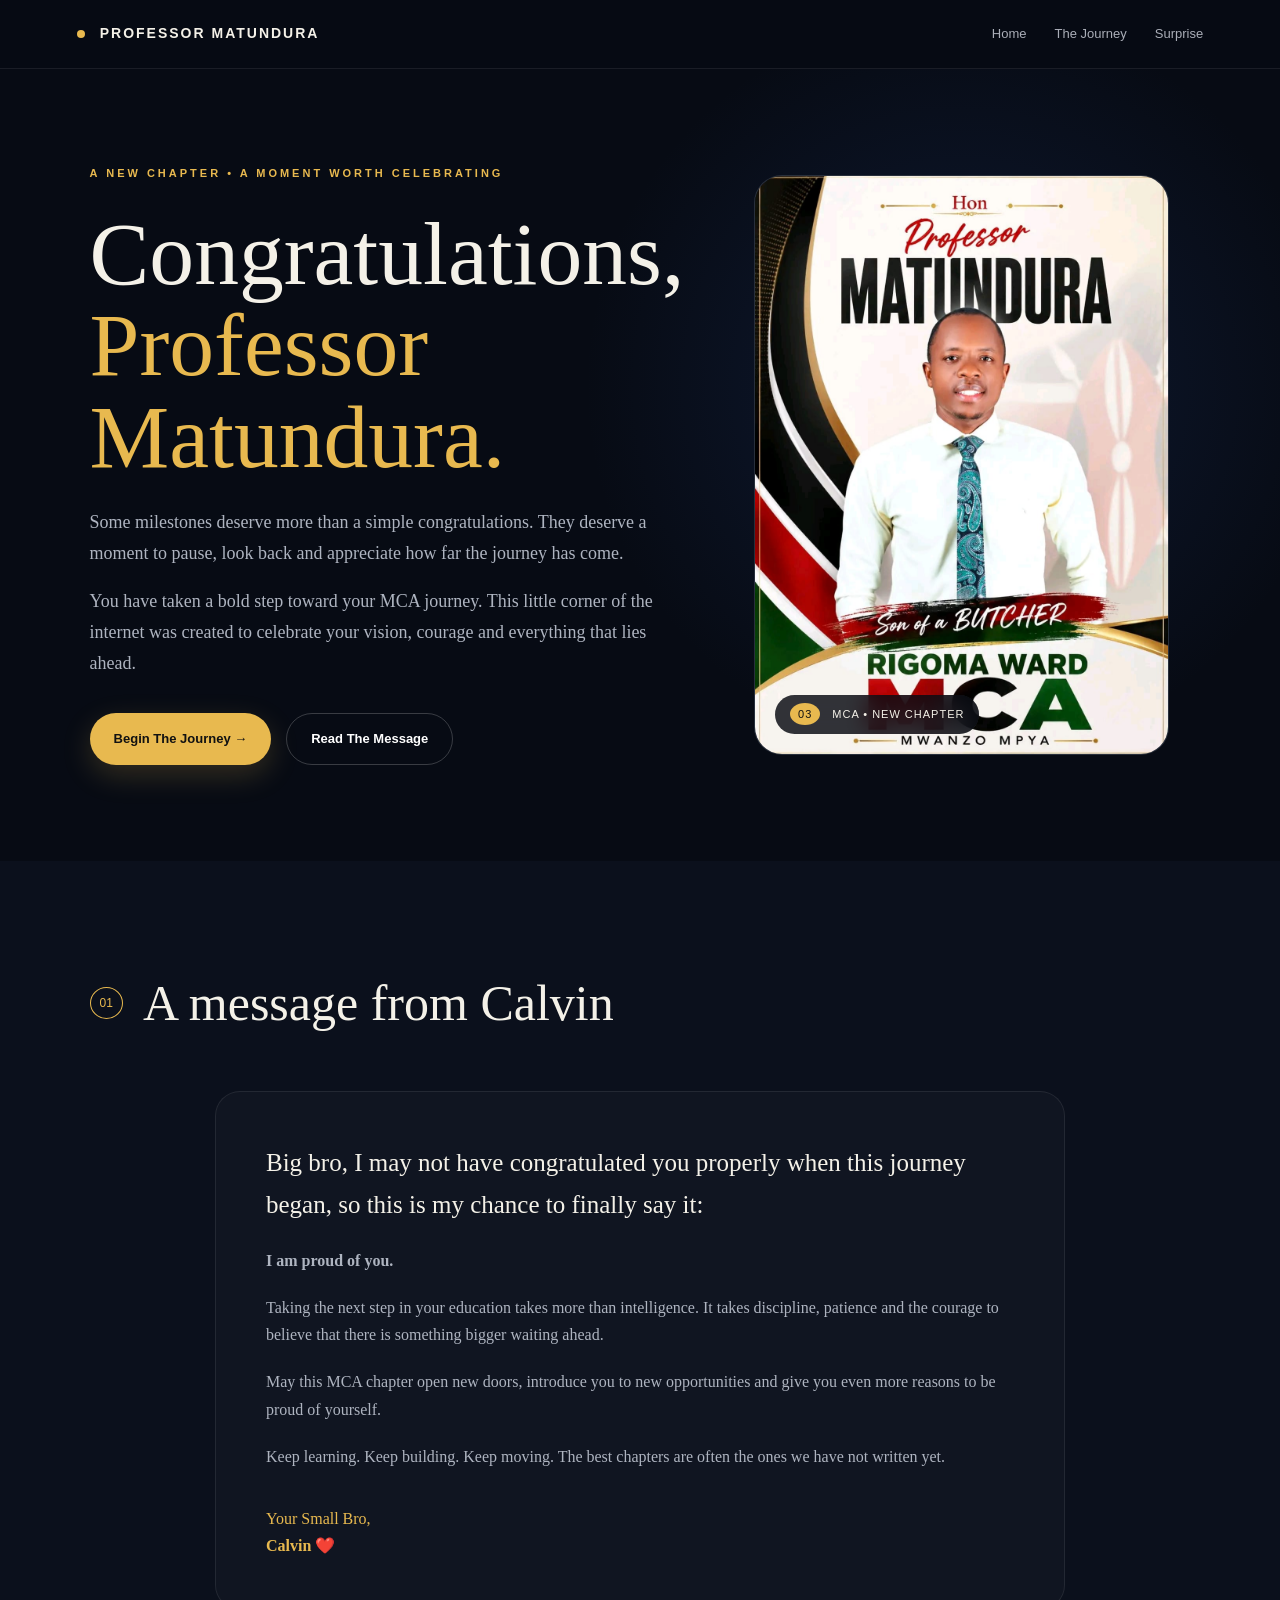
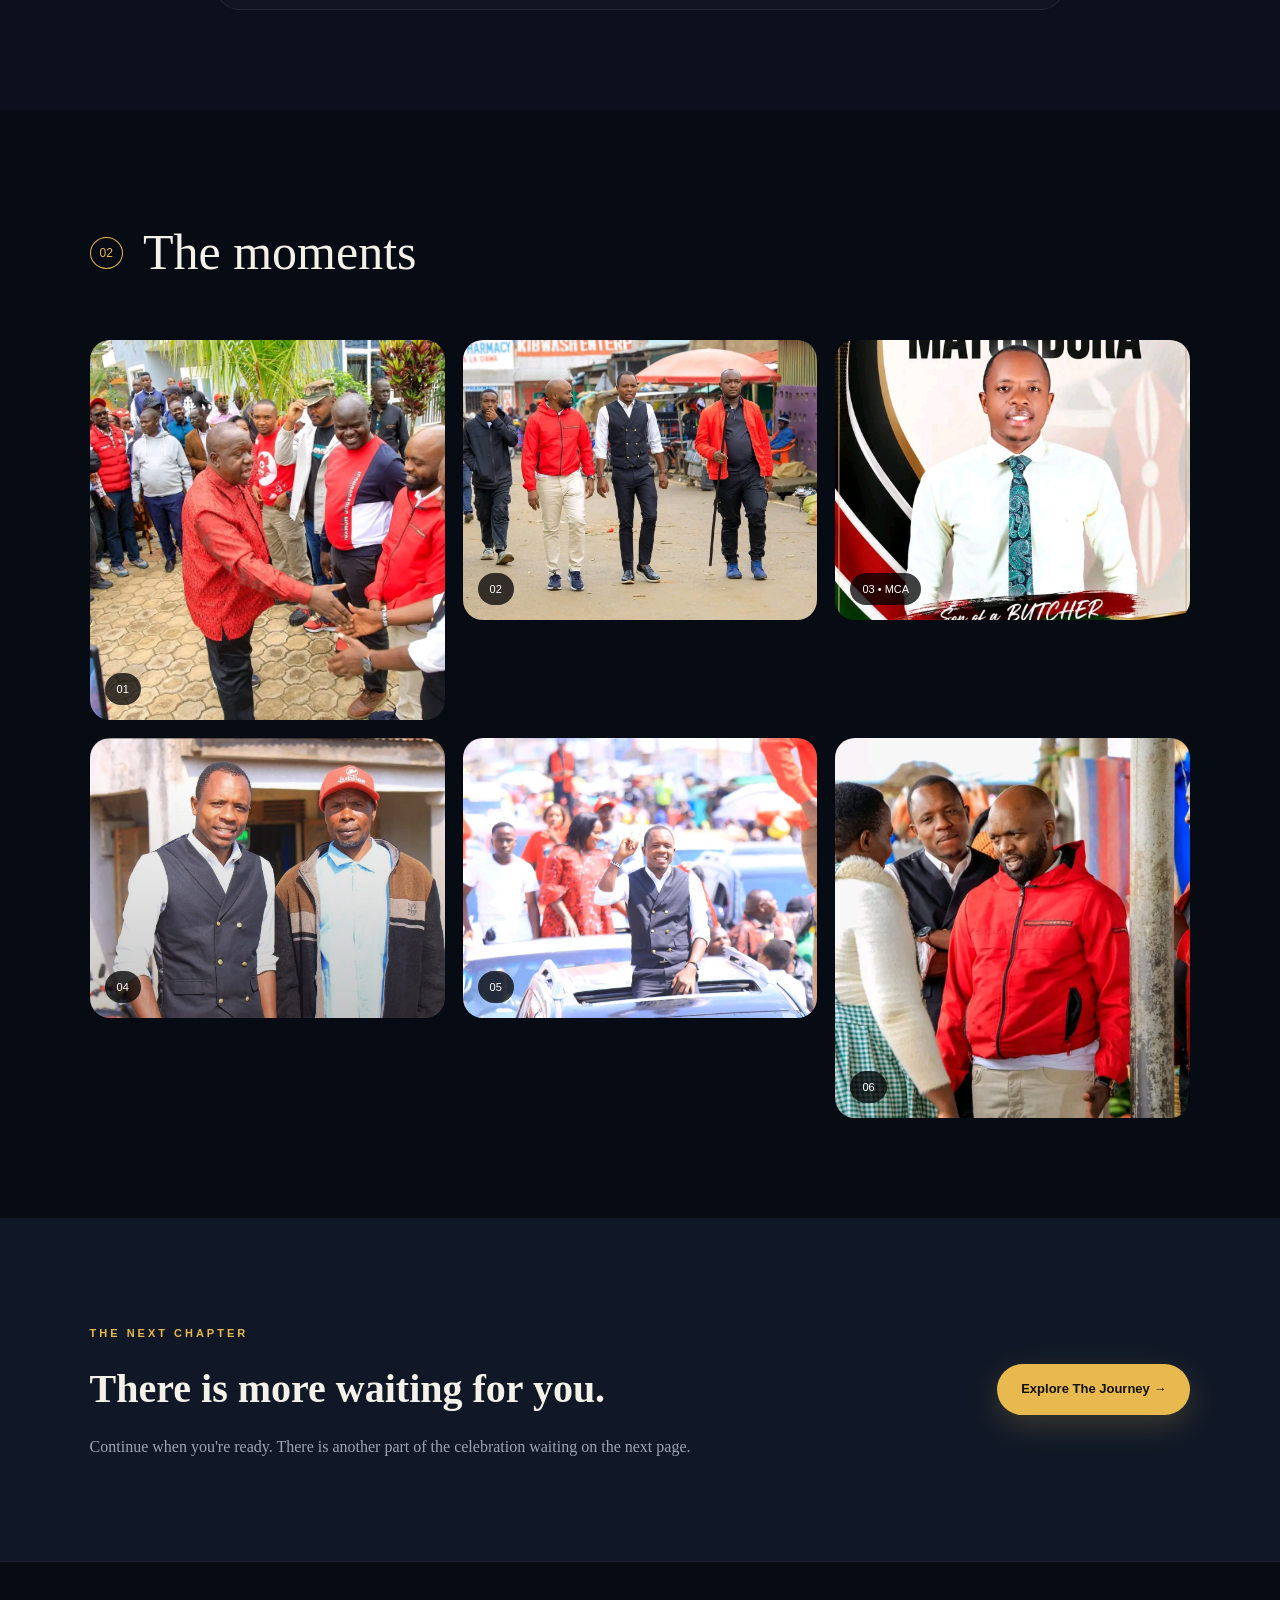
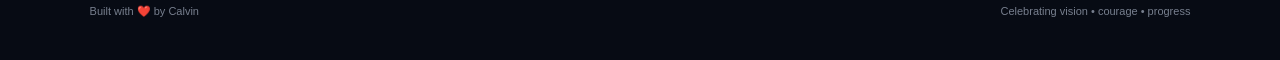
<file: index.html>
<!DOCTYPE html>
<html lang="en">
<head>
    <meta charset="UTF-8">
    <meta name="viewport" content="width=device-width, initial-scale=1.0">

    <title>Professor Matundura | A New Chapter</title>

    <link rel="stylesheet" href="style.css">
</head>

<body>

<header class="topbar">
    <div class="brand">
        <span class="brand-dot"></span>
        PROFESSOR MATUNDURA
    </div>

    <nav>
        <a href="index.html">Home</a>
        <a href="journey.html">The Journey</a>
        <a href="final.html">Surprise</a>
    </nav>
</header>


<main>

    <section class="hero">

        <div class="hero-text">

            <p class="eyebrow">A NEW CHAPTER • A MOMENT WORTH CELEBRATING</p>

            <h1>
                Congratulations,
                <span>Professor Matundura.</span>
            </h1>

            <p class="intro">
                Some milestones deserve more than a simple congratulations.
                They deserve a moment to pause, look back and appreciate how far
                the journey has come.
            </p>

            <p class="intro">
                You have taken a bold step toward your MCA journey.
                This little corner of the internet was created to celebrate
                your vision, courage and everything that lies ahead.
            </p>

            <div class="hero-buttons">
                <a class="btn primary" href="journey.html">
                    Begin The Journey →
                </a>

                <a class="btn secondary" href="#story">
                    Read The Message
                </a>
            </div>

        </div>


        <div class="hero-photo">

            <!-- MCA PHOTO = PHOTO 3 -->
            <img
                src="photo3.jpg"
                alt="Professor Matundura MCA milestone"
                onerror="this.style.display='none'; this.nextElementSibling.style.display='flex';"
            >

            <div class="image-error">
                <strong>PHOTO 3</strong>
                <span>photo3.jpg</span>
            </div>

            <div class="photo-label">
                <span>03</span>
                MCA • NEW CHAPTER
            </div>

        </div>

    </section>


    <section id="story" class="message-section">

        <div class="section-heading">
            <span>01</span>
            <h2>A message from Calvin</h2>
        </div>

        <div class="message-card">

            <p class="large-message">
                Big bro, I may not have congratulated you properly when
                this journey began, so this is my chance to finally say it:
            </p>

            <p>
                <strong>I am proud of you.</strong>
            </p>

            <p>
                Taking the next step in your education takes more than
                intelligence. It takes discipline, patience and the courage
                to believe that there is something bigger waiting ahead.
            </p>

            <p>
                May this MCA chapter open new doors, introduce you to
                new opportunities and give you even more reasons to be
                proud of yourself.
            </p>

            <p>
                Keep learning. Keep building. Keep moving.
                The best chapters are often the ones we have not written yet.
            </p>

            <div class="signature">
                Your Small Bro,<br>
                <strong>Calvin ❤️</strong>
            </div>

        </div>

    </section>


    <section class="gallery-section">

        <div class="section-heading">
            <span>02</span>
            <h2>The moments</h2>
        </div>

        <div class="gallery">

            <div class="gallery-card large">
                <img src="photo1.jpg"
                     alt="Professor Matundura photo 1"
                     onerror="this.style.display='none';">
                <span>01</span>
            </div>

            <div class="gallery-card">
                <img src="photo2.jpg"
                     alt="Professor Matundura photo 2"
                     onerror="this.style.display='none';">
                <span>02</span>
            </div>

            <div class="gallery-card featured">
                <img src="photo3.jpg"
                     alt="Professor Matundura MCA photo"
                     onerror="this.style.display='none';">
                <span>03 • MCA</span>
            </div>

            <div class="gallery-card">
                <img src="photo4.jpg"
                     alt="Professor Matundura photo 4"
                     onerror="this.style.display='none';">
                <span>04</span>
            </div>

            <div class="gallery-card">
                <img src="photo5.jpg"
                     alt="Professor Matundura photo 5"
                     onerror="this.style.display='none';">
                <span>05</span>
            </div>

            <div class="gallery-card large">
                <img src="photo6.jpg"
                     alt="Professor Matundura photo 6"
                     onerror="this.style.display='none';">
                <span>06</span>
            </div>

        </div>

    </section>


    <section class="next-section">

        <div>
            <span class="mini-label">THE NEXT CHAPTER</span>
            <h2>There is more waiting for you.</h2>
            <p>
                Continue when you're ready. There is another part of the
                celebration waiting on the next page.
            </p>
        </div>

        <a class="btn primary" href="journey.html">
            Explore The Journey →
        </a>

    </section>

</main>


<footer>
    <p>Built with ❤️ by Calvin</p>
    <p>Celebrating vision • courage • progress</p>
</footer>


<script src="script.js"></script>

</body>
</html>
</file>
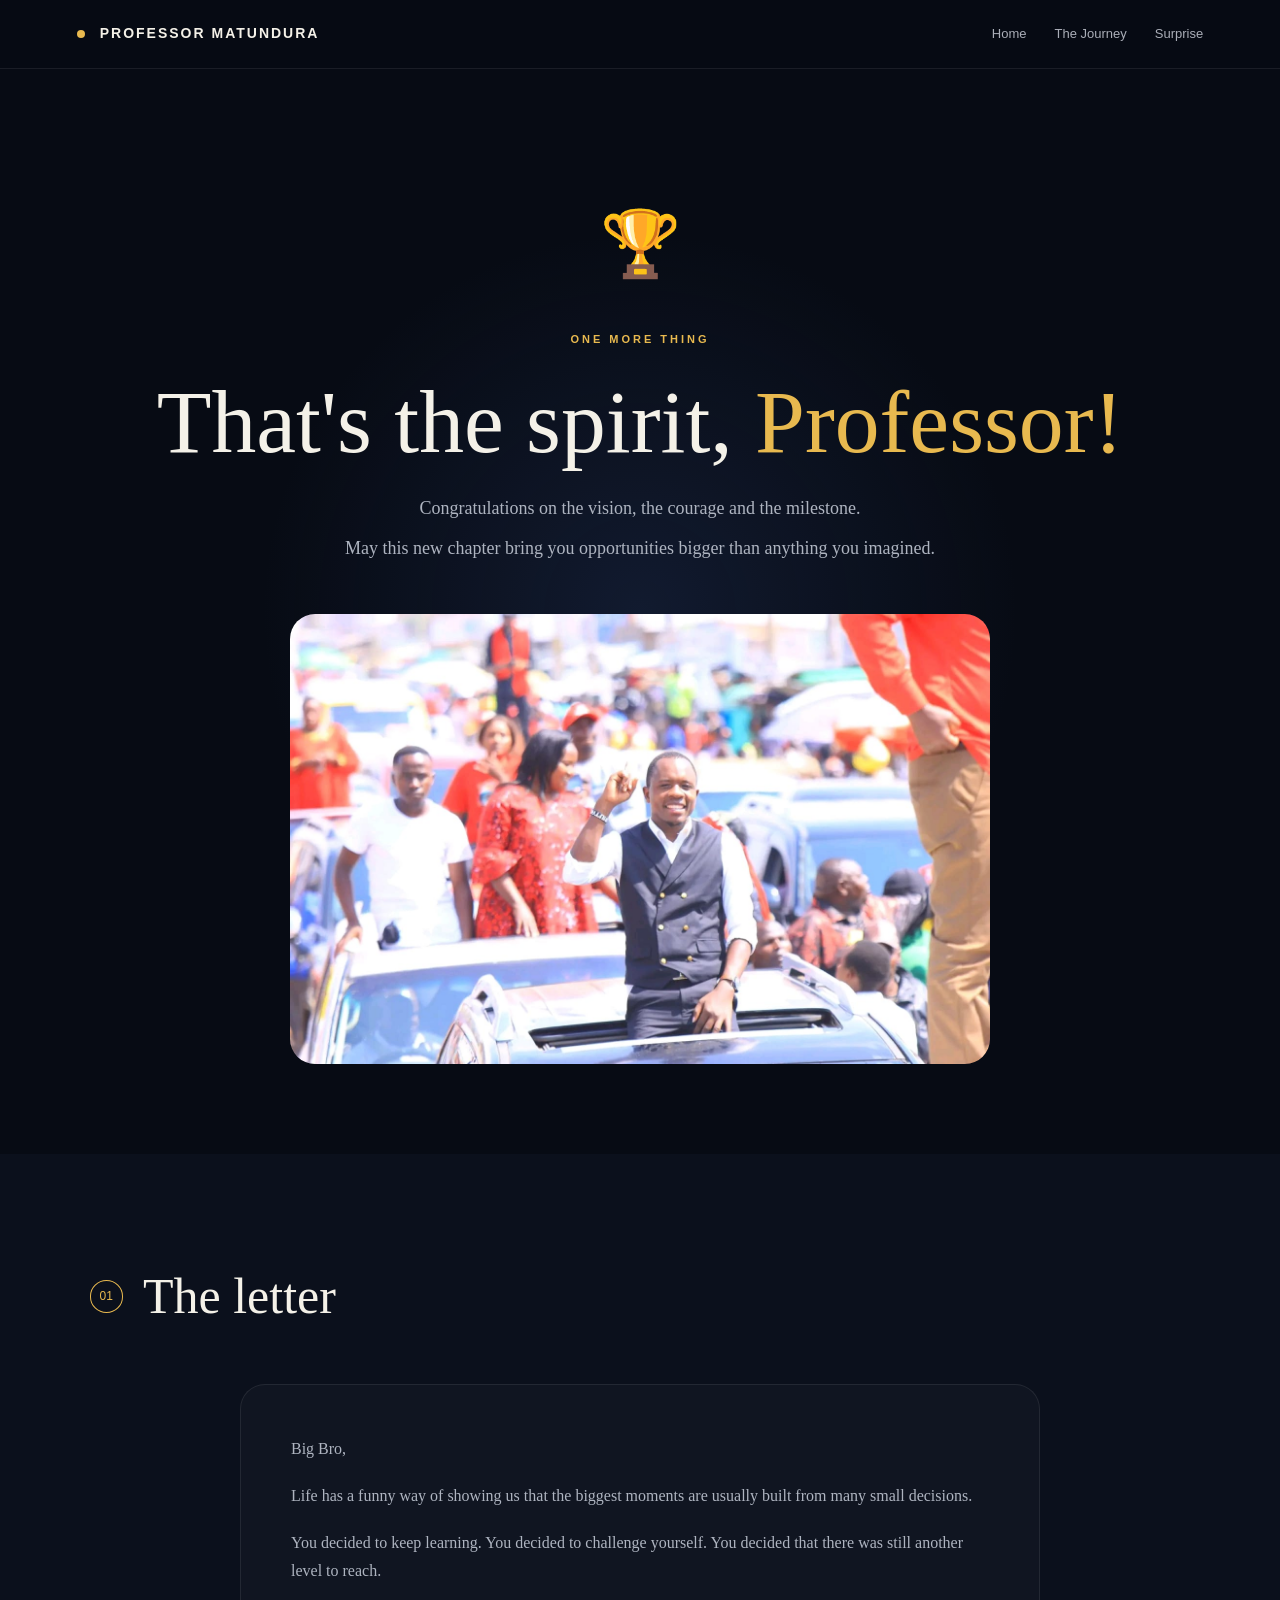
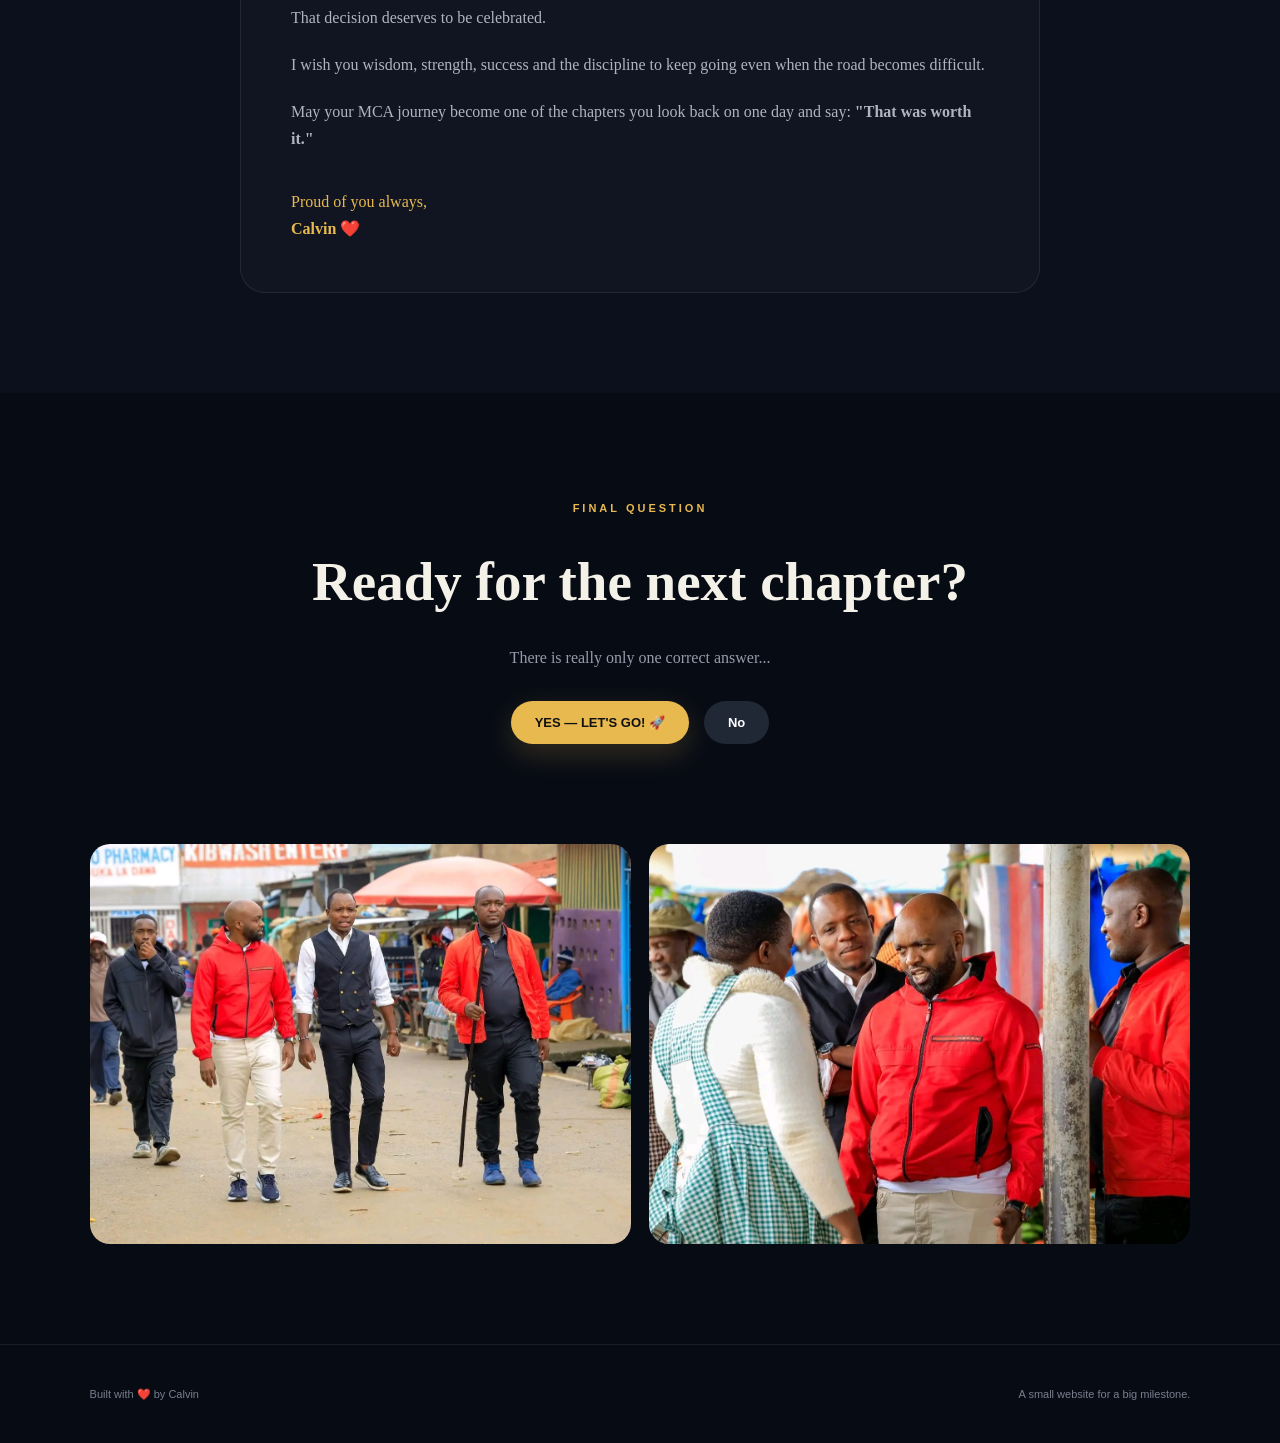
<file: final.html>
<!DOCTYPE html>
<html lang="en">
<head>

    <meta charset="UTF-8">
    <meta name="viewport" content="width=device-width, initial-scale=1.0">

    <title>One More Thing | Professor Matundura</title>

    <link rel="stylesheet" href="style.css">

</head>

<body>

<header class="topbar">

    <div class="brand">
        <span class="brand-dot"></span>
        PROFESSOR MATUNDURA
    </div>

    <nav>
        <a href="index.html">Home</a>
        <a href="journey.html">The Journey</a>
        <a href="final.html">Surprise</a>
    </nav>

</header>


<main>

    <section class="final-hero">

        <div class="celebration-icon">🏆</div>

        <span class="mini-label">ONE MORE THING</span>

        <h1>
            That's the spirit,
            <span>Professor!</span>
        </h1>

        <p>
            Congratulations on the vision, the courage
            and the milestone.
        </p>

        <p>
            May this new chapter bring you opportunities
            bigger than anything you imagined.
        </p>

        <div class="final-photo">

            <img
                src="photo5.jpg"
                alt="Professor Matundura celebration"
            >

        </div>

    </section>


    <section class="letter">

        <div class="section-heading">
            <span>01</span>
            <h2>The letter</h2>
        </div>

        <div class="letter-card">

            <p>Big Bro,</p>

            <p>
                Life has a funny way of showing us that the biggest
                moments are usually built from many small decisions.
            </p>

            <p>
                You decided to keep learning.
                You decided to challenge yourself.
                You decided that there was still another level to reach.
            </p>

            <p>
                That decision deserves to be celebrated.
            </p>

            <p>
                I wish you wisdom, strength, success and the discipline
                to keep going even when the road becomes difficult.
            </p>

            <p>
                May your MCA journey become one of the chapters
                you look back on one day and say:
                <strong>"That was worth it."</strong>
            </p>

            <div class="signature">
                Proud of you always,<br>
                <strong>Calvin ❤️</strong>
            </div>

        </div>

    </section>


    <section class="question">

        <span class="mini-label">FINAL QUESTION</span>

        <h2>
            Ready for the next chapter?
        </h2>

        <p>
            There is really only one correct answer...
        </p>


        <div class="answer-buttons">

            <button id="yesButton" class="btn primary">
                YES — LET'S GO! 🚀
            </button>

            <button id="noButton" class="btn no-button">
                No
            </button>

        </div>


        <div id="finalMessage" class="hidden-message">

            🎉 <strong>THAT'S THE SPIRIT!</strong>

            <p>
                The next chapter starts now.
                Go make it unforgettable.
            </p>

        </div>

    </section>


    <section class="final-gallery">

        <img src="photo2.jpg" alt="Professor Matundura">

        <img src="photo6.jpg" alt="Professor Matundura">

    </section>

</main>


<footer>

    <p>Built with ❤️ by Calvin</p>

    <p>
        A small website for a big milestone.
    </p>

</footer>


<script src="script.js"></script>

</body>
</html>
</file>
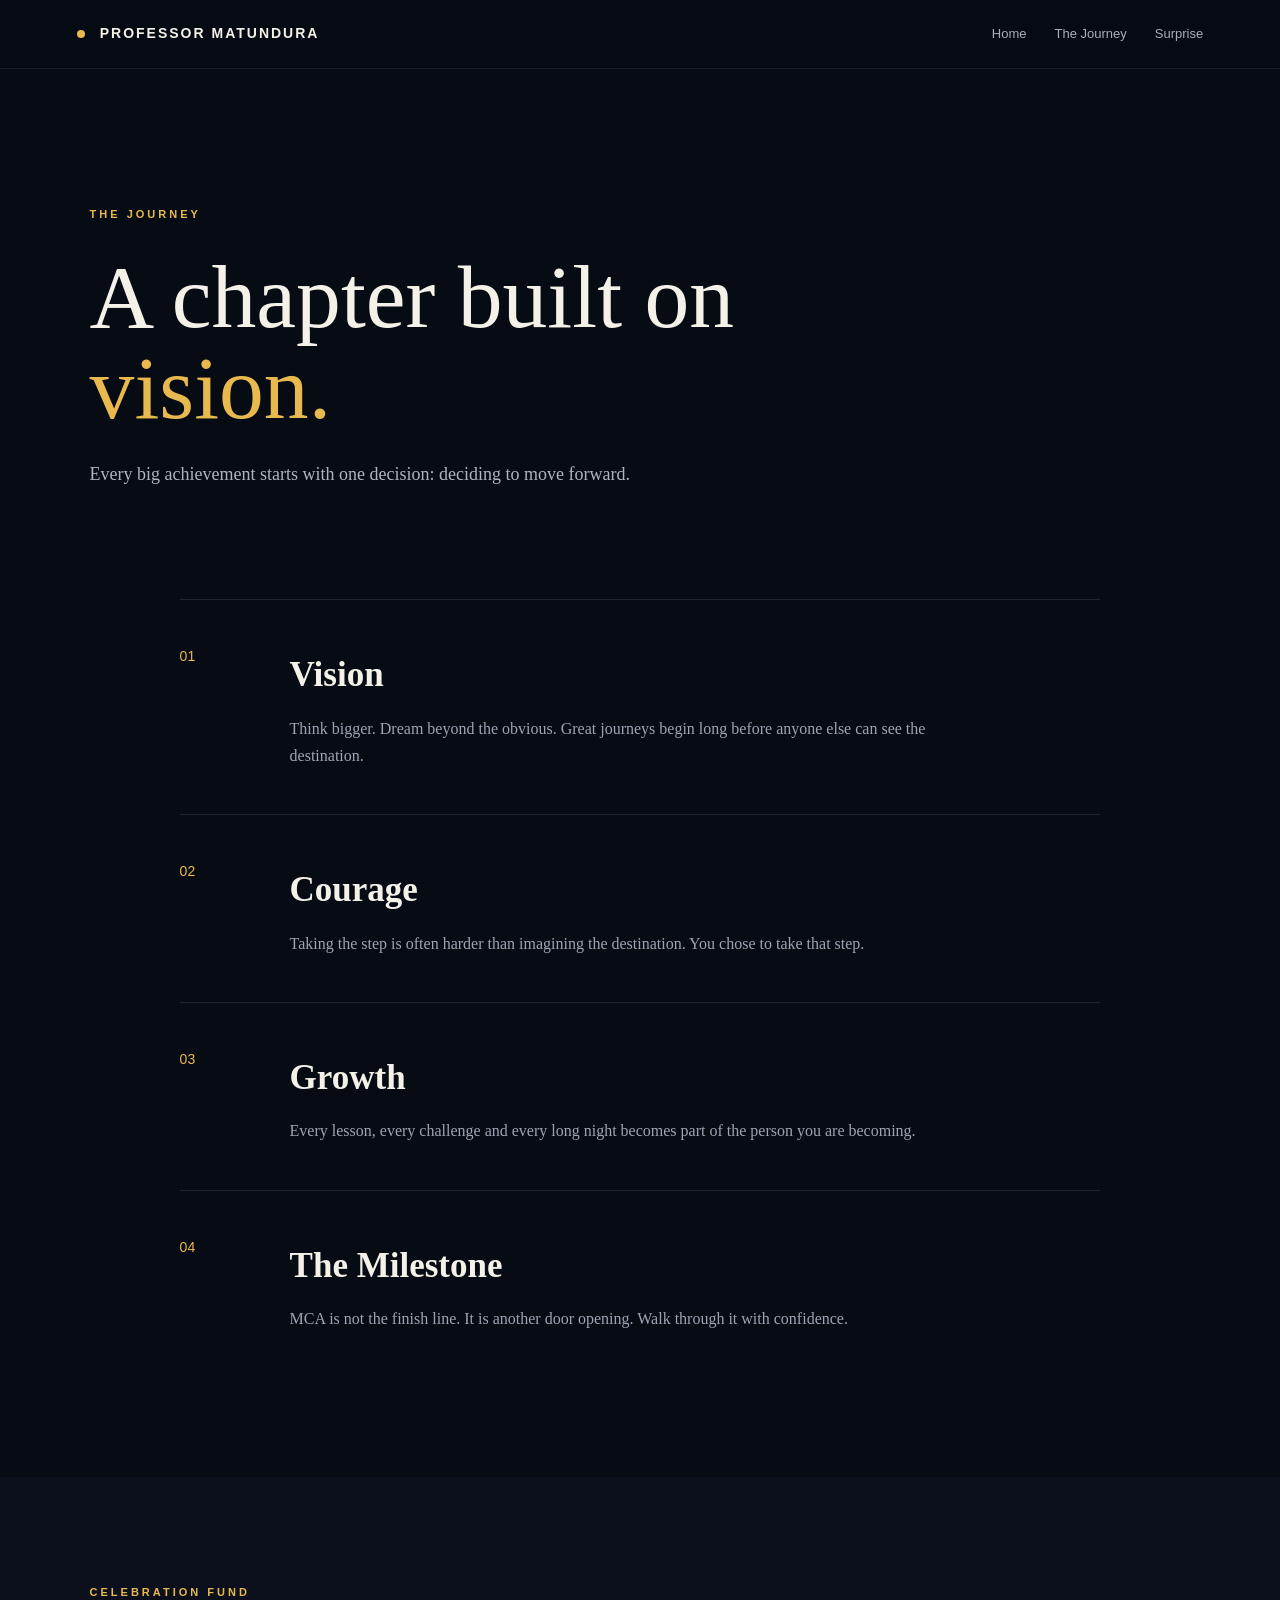
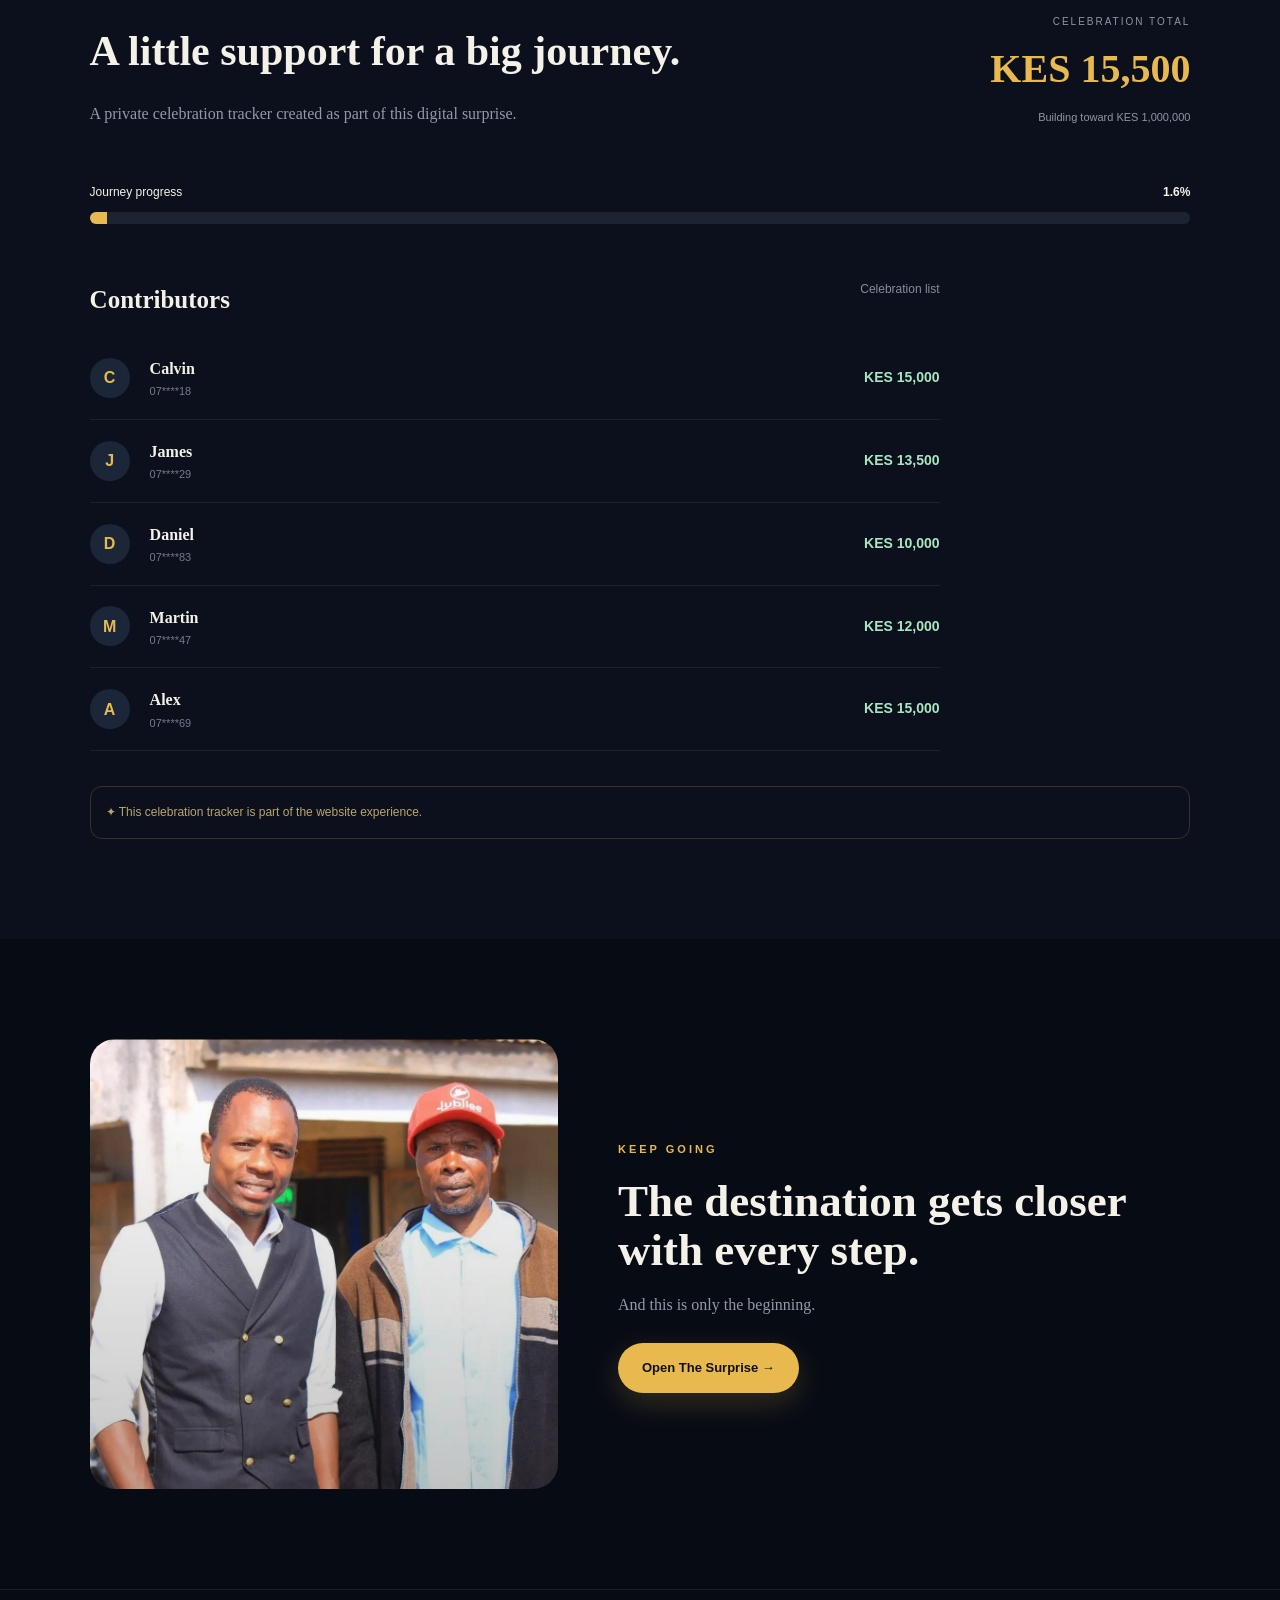
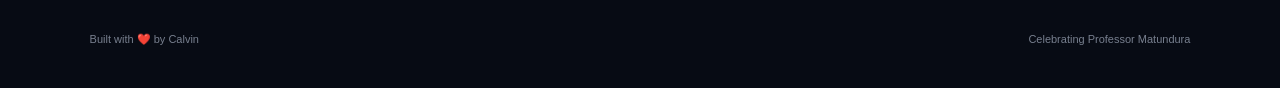
<file: journey.html>
<!DOCTYPE html>
<html lang="en">
<head>
    <meta charset="UTF-8">
    <meta name="viewport" content="width=device-width, initial-scale=1.0">

    <title>The Journey | Professor Matundura</title>

    <link rel="stylesheet" href="style.css">
</head>

<body>

<header class="topbar">

    <div class="brand">
        <span class="brand-dot"></span>
        PROFESSOR MATUNDURA
    </div>

    <nav>
        <a href="index.html">Home</a>
        <a href="journey.html">The Journey</a>
        <a href="final.html">Surprise</a>
    </nav>

</header>


<main>

    <section class="page-header">

        <span class="mini-label">THE JOURNEY</span>

        <h1>
            A chapter built on
            <span>vision.</span>
        </h1>

        <p>
            Every big achievement starts with one decision:
            deciding to move forward.
        </p>

    </section>


    <section class="timeline">

        <div class="timeline-item">

            <div class="number">01</div>

            <div>
                <h2>Vision</h2>
                <p>
                    Think bigger. Dream beyond the obvious.
                    Great journeys begin long before anyone else can
                    see the destination.
                </p>
            </div>

        </div>


        <div class="timeline-item">

            <div class="number">02</div>

            <div>
                <h2>Courage</h2>
                <p>
                    Taking the step is often harder than imagining
                    the destination. You chose to take that step.
                </p>
            </div>

        </div>


        <div class="timeline-item">

            <div class="number">03</div>

            <div>
                <h2>Growth</h2>
                <p>
                    Every lesson, every challenge and every long night
                    becomes part of the person you are becoming.
                </p>
            </div>

        </div>


        <div class="timeline-item">

            <div class="number">04</div>

            <div>
                <h2>The Milestone</h2>
                <p>
                    MCA is not the finish line. It is another door opening.
                    Walk through it with confidence.
                </p>
            </div>

        </div>

    </section>


    <section class="fund-section">

        <div class="fund-header">

            <div>
                <span class="mini-label">CELEBRATION FUND</span>

                <h2>A little support for a big journey.</h2>

                <p>
                    A private celebration tracker created as part of
                    this digital surprise.
                </p>
            </div>

            <div class="fund-total">

                <small>CELEBRATION TOTAL</small>

                <strong id="fundAmount">KES 15,000</strong>

                <span>Building toward KES 1,000,000</span>

            </div>

        </div>


        <div class="progress-area">

            <div class="progress-top">
                <span>Journey progress</span>
                <strong id="progressText">1.5%</strong>
            </div>

            <div class="progress-bar">
                <div id="progressFill"></div>
            </div>

        </div>


        <div class="contributors">

            <div class="contributors-heading">
                <h3>Contributors</h3>
                <span>Celebration list</span>
            </div>


            <div class="contributor">
                <div class="avatar">C</div>
                <div class="person">
                    <strong>Calvin</strong>
                    <span>07****18</span>
                </div>
                <strong class="amount">KES 15,000</strong>
            </div>


            <div class="contributor">
                <div class="avatar">J</div>
                <div class="person">
                    <strong>James</strong>
                    <span>07****29</span>
                </div>
                <strong class="amount">KES 13,500</strong>
            </div>


            <div class="contributor">
                <div class="avatar">D</div>
                <div class="person">
                    <strong>Daniel</strong>
                    <span>07****83</span>
                </div>
                <strong class="amount">KES 10,000</strong>
            </div>


            <div class="contributor">
                <div class="avatar">M</div>
                <div class="person">
                    <strong>Martin</strong>
                    <span>07****47</span>
                </div>
                <strong class="amount">KES 12,000</strong>
            </div>


            <div class="contributor">
                <div class="avatar">A</div>
                <div class="person">
                    <strong>Alex</strong>
                    <span>07****69</span>
                </div>
                <strong class="amount">KES 15,000</strong>
            </div>

        </div>


        <div class="fund-note">
            ✦ This celebration tracker is part of the website experience.
        </div>

    </section>


    <section class="photo-strip">

        <img src="photo4.jpg" alt="Professor Matundura">

        <div>
            <span class="mini-label">KEEP GOING</span>

            <h2>
                The destination gets closer
                with every step.
            </h2>

            <p>
                And this is only the beginning.
            </p>

            <a class="btn primary" href="final.html">
                Open The Surprise →
            </a>
        </div>

    </section>

</main>


<footer>
    <p>Built with ❤️ by Calvin</p>
    <p>Celebrating Professor Matundura</p>
</footer>


<script src="script.js"></script>

</body>
</html>
</file>
<file: style.css>
* {
    box-sizing: border-box;
    margin: 0;
    padding: 0;
}

html {
    scroll-behavior: smooth;
}

body {
    font-family: Georgia, "Times New Roman", serif;
    background: #070b14;
    color: #f4f1e8;
    line-height: 1.7;
    overflow-x: hidden;
}

a {
    color: inherit;
    text-decoration: none;
}

img {
    display: block;
    max-width: 100%;
}

.topbar {
    width: 100%;
    padding: 22px 6%;
    display: flex;
    justify-content: space-between;
    align-items: center;
    border-bottom: 1px solid rgba(255,255,255,.08);
    background: rgba(7,11,20,.94);
    position: sticky;
    top: 0;
    z-index: 100;
    backdrop-filter: blur(15px);
}

.brand {
    font-family: Arial, sans-serif;
    font-size: 14px;
    font-weight: 800;
    letter-spacing: 2px;
}

.brand-dot {
    display: inline-block;
    width: 8px;
    height: 8px;
    background: #e8b94f;
    border-radius: 50%;
    margin-right: 9px;
}

nav {
    display: flex;
    gap: 28px;
    font-family: Arial, sans-serif;
    font-size: 13px;
}

nav a {
    color: #aaaeb8;
    transition: .25s ease;
}

nav a:hover {
    color: #e8b94f;
}

main {
    width: 100%;
}

.hero {
    min-height: 88vh;
    padding: 90px 7%;
    display: grid;
    grid-template-columns: 1.05fr .95fr;
    gap: 70px;
    align-items: center;
    background:
        radial-gradient(circle at 75% 40%, rgba(34,64,130,.28), transparent 35%),
        #070b14;
}

.hero-text {
    max-width: 700px;
}

.eyebrow,
.mini-label {
    font-family: Arial, sans-serif;
    font-size: 11px;
    font-weight: 700;
    letter-spacing: 3px;
    color: #e8b94f;
    text-transform: uppercase;
}

.hero h1,
.page-header h1,
.final-hero h1 {
    font-size: clamp(48px, 7vw, 92px);
    line-height: 1.02;
    margin: 25px 0;
    font-weight: 500;
}

.hero h1 span,
.page-header h1 span,
.final-hero h1 span {
    color: #e8b94f;
}

.intro {
    color: #aeb4c0;
    font-size: 18px;
    max-width: 650px;
    margin-bottom: 18px;
}

.hero-buttons {
    display: flex;
    gap: 15px;
    flex-wrap: wrap;
    margin-top: 35px;
}

.btn {
    border: 0;
    cursor: pointer;
    display: inline-flex;
    justify-content: center;
    align-items: center;
    padding: 14px 24px;
    border-radius: 40px;
    font-family: Arial, sans-serif;
    font-size: 13px;
    font-weight: 700;
    transition: transform .25s ease, box-shadow .25s ease;
}

.btn:hover {
    transform: translateY(-3px);
}

.primary {
    background: #e8b94f;
    color: #111;
    box-shadow: 0 10px 30px rgba(232,185,79,.2);
}

.secondary {
    border: 1px solid rgba(255,255,255,.2);
    color: white;
}

.hero-photo {
    position: relative;
    height: 580px;
    border-radius: 28px;
    overflow: hidden;
    background: #101725;
    border: 1px solid rgba(255,255,255,.1);
}

.hero-photo img {
    width: 100%;
    height: 100%;
    object-fit: cover;
    object-position: center;
}

.photo-label {
    position: absolute;
    bottom: 20px;
    left: 20px;
    padding: 10px 15px;
    border-radius: 30px;
    background: rgba(5,8,15,.82);
    backdrop-filter: blur(12px);
    font-family: Arial, sans-serif;
    font-size: 11px;
    letter-spacing: 1px;
}

.photo-label span {
    background: #e8b94f;
    color: #111;
    padding: 5px 8px;
    border-radius: 50%;
    margin-right: 8px;
}

.image-error {
    display: none;
    height: 100%;
    width: 100%;
    align-items: center;
    justify-content: center;
    flex-direction: column;
    color: #e8b94f;
    font-family: Arial, sans-serif;
}

.image-error span {
    color: #89909c;
    margin-top: 8px;
}

.message-section,
.gallery-section,
.next-section,
.fund-section,
.photo-strip,
.letter,
.question {
    padding: 100px 7%;
}

.message-section {
    background: #0b101c;
}

.section-heading {
    display: flex;
    align-items: center;
    gap: 20px;
    margin-bottom: 45px;
}

.section-heading span {
    font-family: Arial, sans-serif;
    font-size: 12px;
    color: #e8b94f;
    border: 1px solid #e8b94f;
    padding: 5px 9px;
    border-radius: 50%;
}

.section-heading h2 {
    font-size: clamp(30px, 4vw, 50px);
    font-weight: 500;
}

.message-card,
.letter-card {
    max-width: 850px;
    margin: auto;
    padding: 50px;
    border: 1px solid rgba(255,255,255,.08);
    border-radius: 25px;
    background: rgba(255,255,255,.025);
}

.message-card p,
.letter-card p {
    color: #aeb4c0;
    margin-bottom: 20px;
}

.large-message {
    font-size: 25px !important;
    color: #f4f1e8 !important;
}

.signature {
    margin-top: 35px;
    color: #e8b94f;
}

.gallery-section {
    background: #070b14;
}

.gallery {
    display: grid;
    grid-template-columns: repeat(3, 1fr);
    gap: 18px;
}

.gallery-card {
    height: 280px;
    position: relative;
    overflow: hidden;
    border-radius: 20px;
    background: #111827;
}

.gallery-card.large {
    height: 380px;
}

.gallery-card img {
    width: 100%;
    height: 100%;
    object-fit: cover;
    transition: transform .5s ease;
}

.gallery-card:hover img {
    transform: scale(1.05);
}

.gallery-card span {
    position: absolute;
    left: 15px;
    bottom: 15px;
    padding: 7px 12px;
    border-radius: 20px;
    background: rgba(0,0,0,.75);
    font-family: Arial, sans-serif;
    font-size: 11px;
    color: white;
}

.next-section {
    display: flex;
    justify-content: space-between;
    align-items: center;
    gap: 30px;
    background: #101827;
}

.next-section h2 {
    font-size: 40px;
    margin: 10px 0;
}

.next-section p {
    color: #9da5b4;
}

.page-header {
    padding: 130px 7% 90px;
    max-width: 1000px;
}

.page-header p {
    color: #aeb4c0;
    font-size: 18px;
}

.timeline {
    padding: 20px 7% 100px;
    max-width: 1100px;
    margin: auto;
}

.timeline-item {
    display: grid;
    grid-template-columns: 80px 1fr;
    gap: 30px;
    padding: 45px 0;
    border-top: 1px solid rgba(255,255,255,.1);
}

.number {
    font-family: Arial, sans-serif;
    color: #e8b94f;
    font-size: 14px;
}

.timeline-item h2 {
    font-size: 35px;
    margin-bottom: 10px;
}

.timeline-item p {
    color: #9da5b4;
    max-width: 700px;
}

.fund-section {
    background: #0b101c;
}

.fund-header {
    display: flex;
    justify-content: space-between;
    gap: 40px;
    align-items: flex-end;
}

.fund-header h2 {
    font-size: 42px;
    max-width: 650px;
    margin: 12px 0;
}

.fund-header p {
    color: #929aaa;
}

.fund-total {
    min-width: 260px;
    text-align: right;
}

.fund-total small,
.fund-total span {
    display: block;
    font-family: Arial, sans-serif;
}

.fund-total small {
    color: #8f96a4;
    font-size: 10px;
    letter-spacing: 2px;
}

.fund-total strong {
    display: block;
    color: #e8b94f;
    font-size: 40px;
    margin: 5px 0;
}

.fund-total span {
    color: #8f96a4;
    font-size: 11px;
}

.progress-area {
    margin: 55px 0;
}

.progress-top {
    display: flex;
    justify-content: space-between;
    margin-bottom: 10px;
    font-family: Arial, sans-serif;
    font-size: 12px;
}

.progress-bar {
    height: 12px;
    border-radius: 20px;
    background: #1c2433;
    overflow: hidden;
}

#progressFill {
    height: 100%;
    width: 1.5%;
    background: #e8b94f;
    transition: width .5s ease;
}

.contributors {
    max-width: 850px;
}

.contributors-heading {
    display: flex;
    justify-content: space-between;
    margin-bottom: 15px;
}

.contributors-heading h3 {
    font-size: 25px;
}

.contributors-heading span {
    color: #858d9c;
    font-family: Arial, sans-serif;
    font-size: 12px;
}

.contributor {
    display: grid;
    grid-template-columns: 45px 1fr auto;
    gap: 15px;
    align-items: center;
    padding: 18px 0;
    border-bottom: 1px solid rgba(255,255,255,.07);
}

.avatar {
    width: 40px;
    height: 40px;
    border-radius: 50%;
    background: #1b2638;
    color: #e8b94f;
    display: flex;
    justify-content: center;
    align-items: center;
    font-family: Arial, sans-serif;
    font-weight: 700;
}

.person strong,
.person span {
    display: block;
}

.person span {
    color: #737c8d;
    font-family: Arial, sans-serif;
    font-size: 11px;
}

.amount {
    color: #a9e5c0;
    font-family: Arial, sans-serif;
    font-size: 14px;
}

.fund-note {
    margin-top: 35px;
    padding: 15px;
    border: 1px solid rgba(232,185,79,.2);
    color: #b9a56f;
    font-family: Arial, sans-serif;
    font-size: 12px;
    border-radius: 12px;
}

.photo-strip {
    display: grid;
    grid-template-columns: .9fr 1.1fr;
    gap: 60px;
    align-items: center;
}

.photo-strip img {
    width: 100%;
    height: 450px;
    object-fit: cover;
    border-radius: 25px;
}

.photo-strip h2 {
    font-size: 45px;
    line-height: 1.1;
    margin: 15px 0;
}

.photo-strip p {
    color: #929aaa;
    margin-bottom: 25px;
}

.final-hero {
    text-align: center;
    padding: 120px 7% 90px;
    background:
        radial-gradient(circle at center, rgba(42,62,110,.3), transparent 45%),
        #070b14;
}

.celebration-icon {
    font-size: 65px;
    margin-bottom: 25px;
}

.final-hero p {
    max-width: 650px;
    margin: 10px auto;
    color: #aeb4c0;
    font-size: 18px;
}

.final-photo {
    max-width: 700px;
    height: 450px;
    margin: 50px auto 0;
    overflow: hidden;
    border-radius: 25px;
}

.final-photo img {
    width: 100%;
    height: 100%;
    object-fit: cover;
}

.letter {
    background: #0b101c;
}

.letter-card {
    max-width: 800px;
}

.question {
    text-align: center;
}

.question h2 {
    font-size: 55px;
    margin: 15px 0;
}

.question p {
    color: #949cab;
}

.answer-buttons {
    display: flex;
    justify-content: center;
    gap: 15px;
    margin-top: 30px;
}

.no-button {
    background: #202735;
    color: white;
}

.hidden-message {
    display: none;
    margin: 35px auto 0;
    max-width: 600px;
    padding: 30px;
    border: 1px solid rgba(232,185,79,.35);
    border-radius: 20px;
    background: rgba(232,185,79,.05);
    color: #e8b94f;
    font-size: 20px;
}

.hidden-message.show {
    display: block;
}

.final-gallery {
    display: grid;
    grid-template-columns: 1fr 1fr;
    gap: 18px;
    padding: 0 7% 100px;
}

.final-gallery img {
    width: 100%;
    height: 400px;
    object-fit: cover;
    border-radius: 20px;
}

footer {
    padding: 40px 7%;
    border-top: 1px solid rgba(255,255,255,.08);
    color: #777f8e;
    font-family: Arial, sans-serif;
    font-size: 11px;
    display: flex;
    justify-content: space-between;
}


@media (max-width: 800px) {

    .topbar {
        padding: 18px 5%;
    }

    nav {
        display: none;
    }

    .hero {
        grid-template-columns: 1fr;
        padding: 60px 5%;
        gap: 40px;
    }

    .hero h1,
    .page-header h1,
    .final-hero h1 {
        font-size: 48px;
    }

    .hero-photo {
        height: 430px;
    }

    .message-section,
    .gallery-section,
    .next-section,
    .fund-section,
    .photo-strip,
    .letter,
    .question {
        padding: 70px 5%;
    }

    .gallery {
        grid-template-columns: 1fr;
    }

    .gallery-card,
    .gallery-card.large {
        height: 330px;
    }

    .next-section,
    .fund-header,
    .photo-strip {
        display: block;
    }

    .next-section .btn,
    .photo-strip .btn {
        margin-top: 25px;
    }

    .fund-total {
        text-align: left;
        margin-top: 35px;
    }

    .fund-header h2 {
        font-size: 34px;
    }

    .photo-strip img {
        height: 350px;
        margin-bottom: 35px;
    }

    .message-card,
    .letter-card {
        padding: 30px 22px;
    }

    .timeline-item {
        grid-template-columns: 45px 1fr;
        gap: 15px;
    }

    .timeline-item h2 {
        font-size: 28px;
    }

    .question h2 {
        font-size: 40px;
    }

    .final-gallery {
        grid-template-columns: 1fr;
        padding: 0 5% 70px;
    }

    footer {
        display: block;
        padding: 30px 5%;
    }

    footer p {
        margin: 5px 0;
    }

}
</file>
